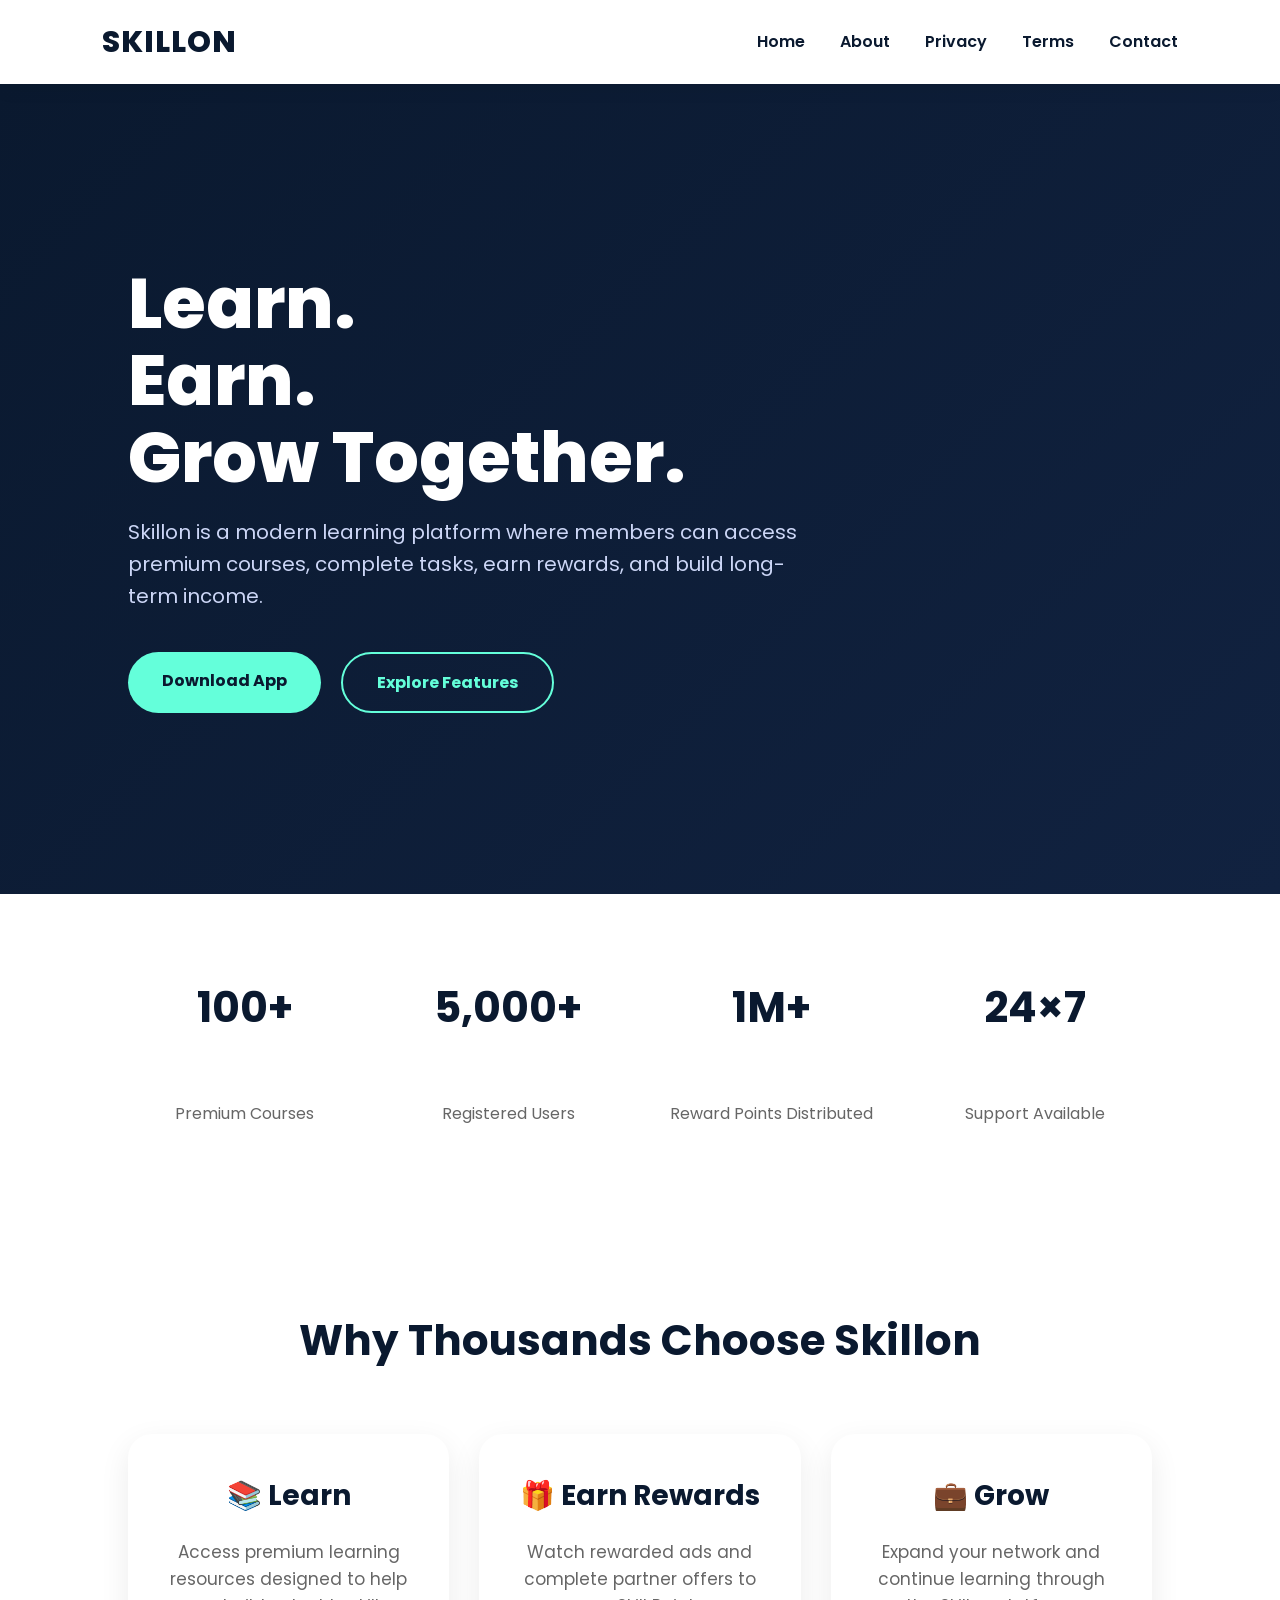
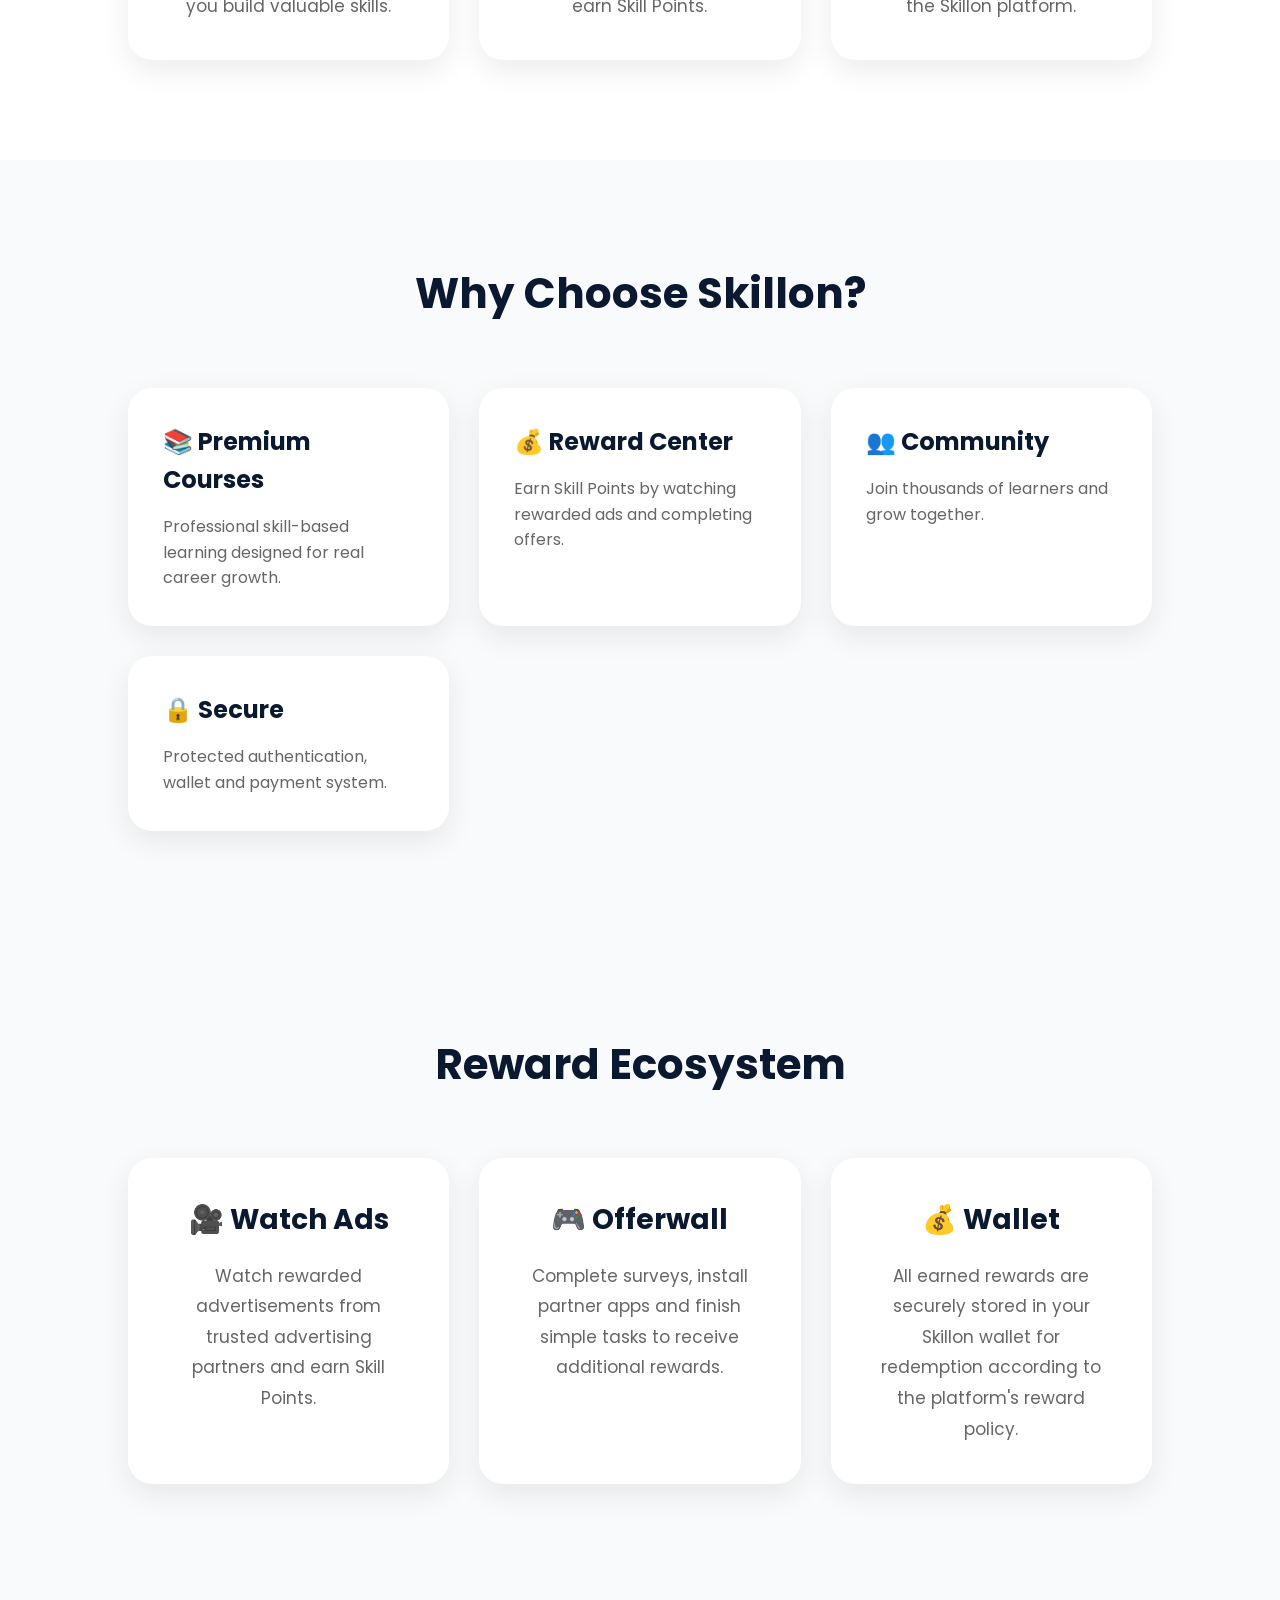
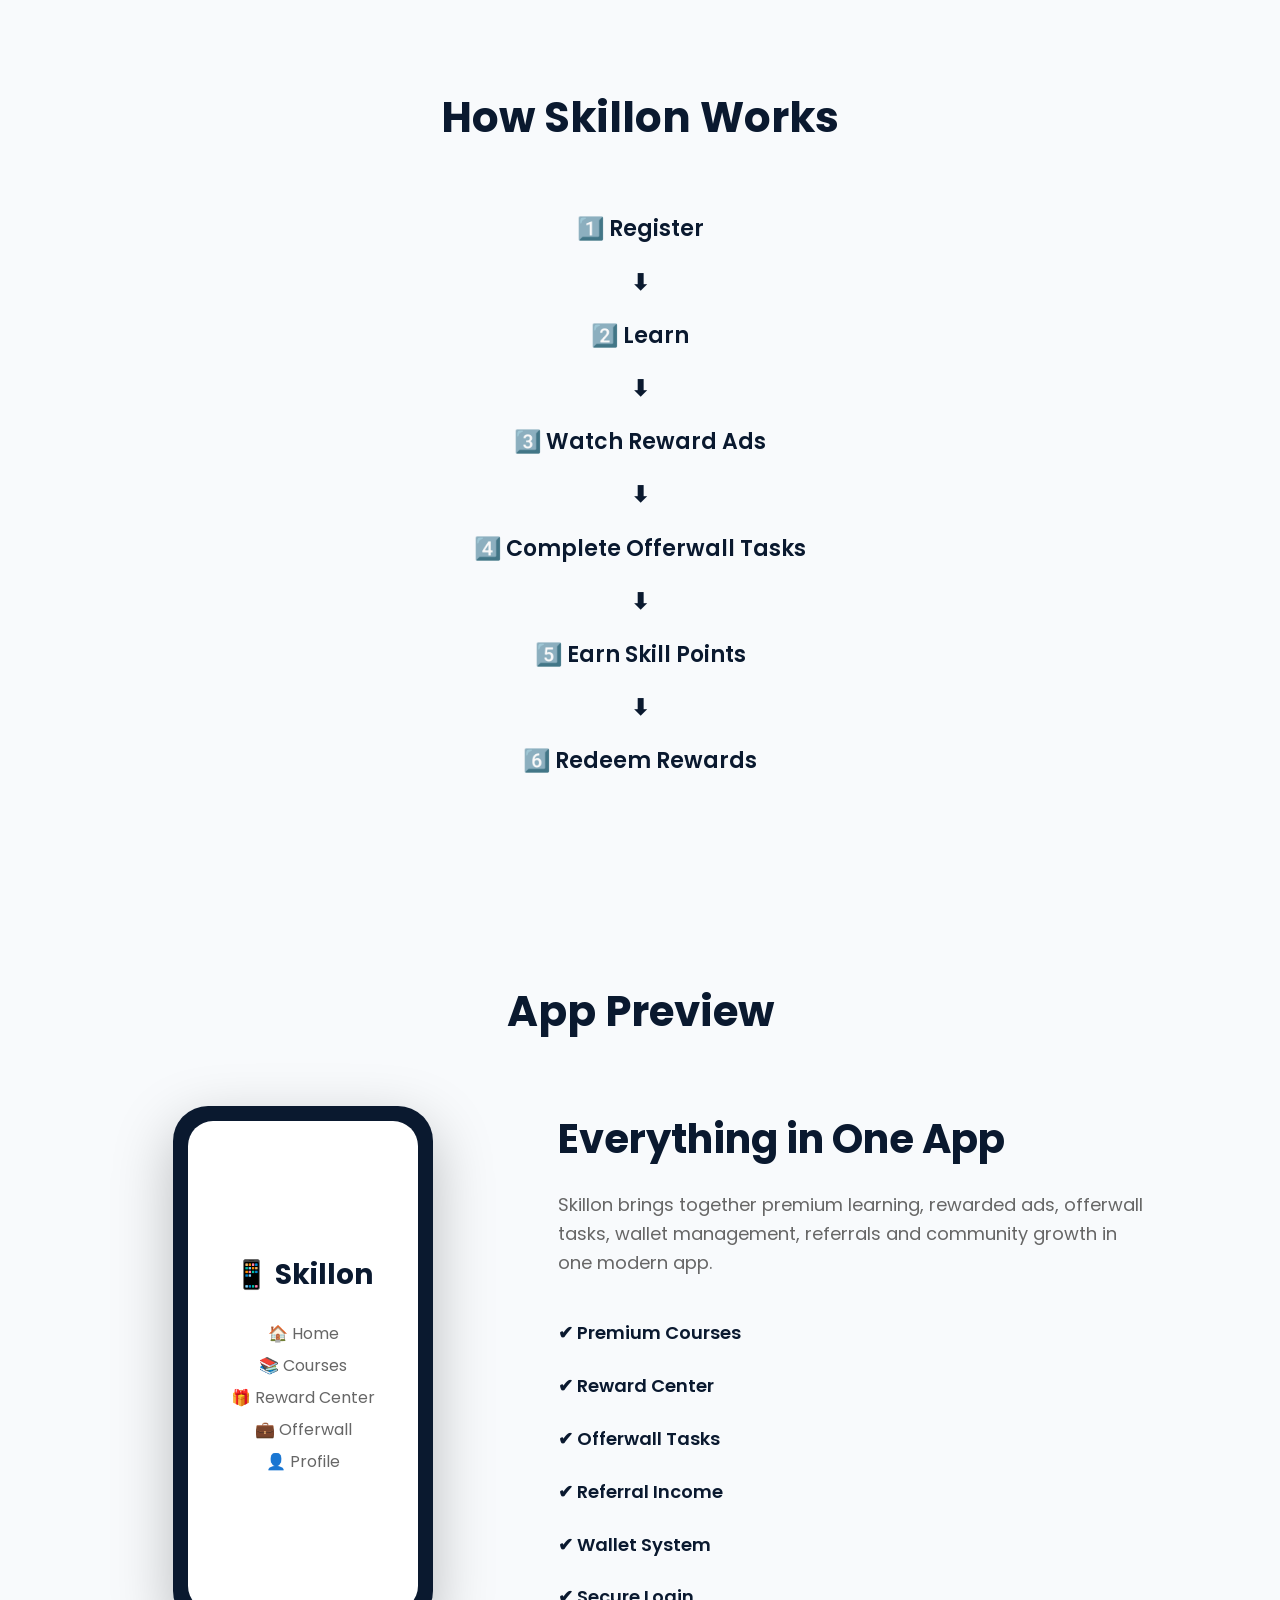
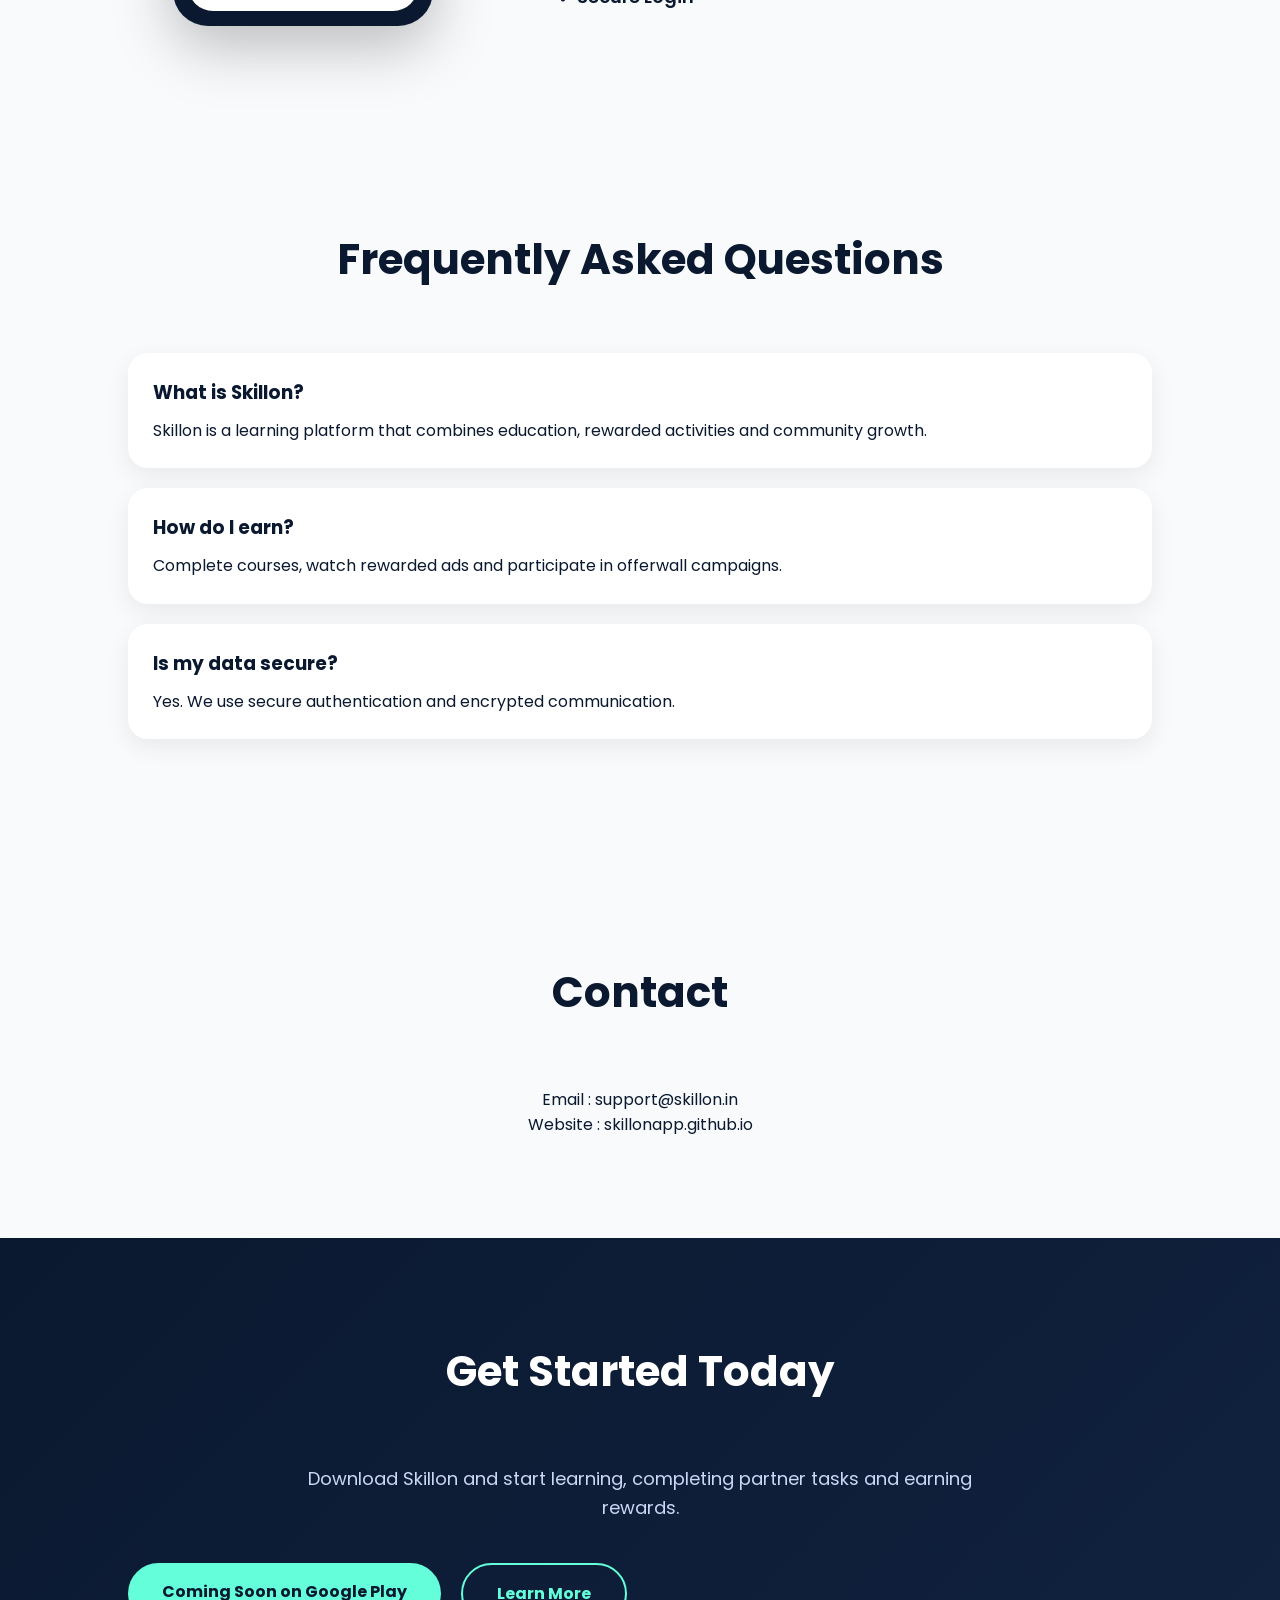
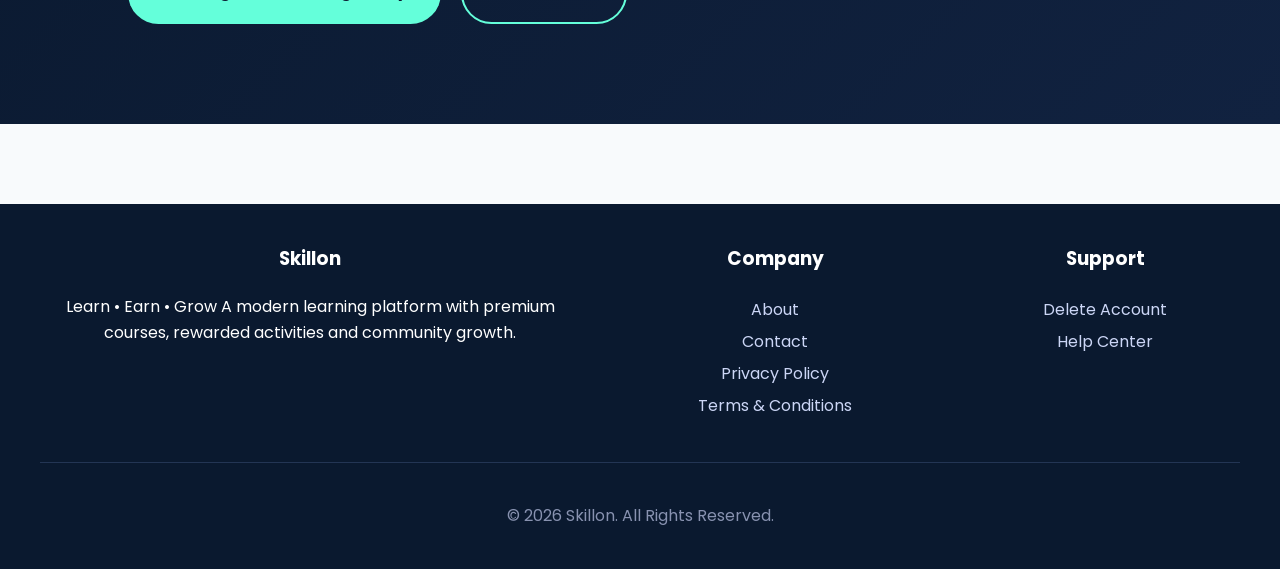
<file: index.html>
<!DOCTYPE html>
<html lang="en">
<head>
<meta charset="UTF-8">
<meta name="viewport" content="width=device-width, initial-scale=1.0">

<title>Skillon - Learn • Earn • Grow</title>

<link rel="stylesheet" href="css/style.css">

<link href="https://fonts.googleapis.com/css2?family=Poppins:wght@300;400;500;600;700;800&display=swap" rel="stylesheet">
</head>

<body>

<nav>

<div class="logo">
SKILLON
</div>

<ul>
<li><a href="index.html">Home</a></li>
<li><a href="about.html">About</a></li>
<li><a href="privacy.html">Privacy</a></li>
<li><a href="terms.html">Terms</a></li>
<li><a href="contact.html">Contact</a></li>
</ul>

</nav>


<section class="hero">

<h1>
Learn.<br>
Earn.<br>
Grow Together.
</h1>

<p>

Skillon is a modern learning platform where members
can access premium courses, complete tasks,
earn rewards, and build long-term income.

</p>

<div class="buttons">

<a href="#" class="btn">Download App</a>

<a href="#features" class="btn-outline">Explore Features</a>

</div>

</section>


<section class="stats">

<div>
<h2>100+</h2>
<p>Premium Courses</p>
</div>

<div>
<h2>5,000+</h2>
<p>Registered Users</p>
</div>

<div>
<h2>1M+</h2>
<p>Reward Points Distributed</p>
</div>

<div>
<h2>24×7</h2>
<p>Support Available</p>
</div>

</section>

<section class="why">

<h2>Why Thousands Choose Skillon</h2>

<div class="cards">

<div class="card">

<h3>📚 Learn</h3>

<p>
Access premium learning resources designed to help you build valuable skills.
</p>

</div>

<div class="card">

<h3>🎁 Earn Rewards</h3>

<p>
Watch rewarded ads and complete partner offers to earn Skill Points.
</p>

</div>

<div class="card">

<h3>💼 Grow</h3>

<p>
Expand your network and continue learning through the Skillon platform.
</p>

</div>

</div>

</section>

<section id="features">

<h2>Why Choose Skillon?</h2>

<div class="cards">

<div class="card">

<h3>📚 Premium Courses</h3>

<p>

Professional skill-based learning designed for real career growth.

</p>

</div>

<div class="card">

<h3>💰 Reward Center</h3>

<p>

Earn Skill Points by watching rewarded ads and completing offers.

</p>

</div>

<div class="card">

<h3>👥 Community</h3>

<p>

Join thousands of learners and grow together.

</p>

</div>

<div class="card">

<h3>🔒 Secure</h3>

<p>

Protected authentication, wallet and payment system.

</p>

</div>

</div>

</section>

<section id="rewards">

<h2>Reward Ecosystem</h2>

<div class="cards">

<div class="card">
<h3>🎥 Watch Ads</h3>
<p>
Watch rewarded advertisements from trusted advertising partners and earn Skill Points.
</p>
</div>

<div class="card">
<h3>🎮 Offerwall</h3>
<p>
Complete surveys, install partner apps and finish simple tasks to receive additional rewards.
</p>
</div>

<div class="card">
<h3>💰 Wallet</h3>
<p>
All earned rewards are securely stored in your Skillon wallet for redemption according to the platform's reward policy.
</p>
</div>

</div>

</section>

<section id="how">

<h2>How Skillon Works</h2>
    
<div class="timeline">

<div>1️⃣ Register</div>

<div>⬇</div>

<div>2️⃣ Learn</div>

<div>⬇</div>

<div>3️⃣ Watch Reward Ads</div>

<div>⬇</div>

<div>4️⃣ Complete Offerwall Tasks</div>

<div>⬇</div>

<div>5️⃣ Earn Skill Points</div>

<div>⬇</div>

<div>6️⃣ Redeem Rewards</div>

</div>

</section>

  <section id="preview">

<h2>App Preview</h2>

<div class="preview-grid">

<div class="phone">

<div class="screen">

<h3>📱 Skillon</h3>

<p>

🏠 Home<br>
📚 Courses<br>
🎁 Reward Center<br>
💼 Offerwall<br>
👤 Profile

</p>

</div>

</div>

<div class="preview-text">

<h3>Everything in One App</h3>

<p>

Skillon brings together premium learning,
rewarded ads, offerwall tasks, wallet management,
referrals and community growth in one modern app.

</p>

<ul>

<li>✔ Premium Courses</li>

<li>✔ Reward Center</li>

<li>✔ Offerwall Tasks</li>

<li>✔ Referral Income</li>

<li>✔ Wallet System</li>

<li>✔ Secure Login</li>

</ul>

</div>

</div>

</section>

<section id="faq">

<h2>Frequently Asked Questions</h2>

<div class="faq">

<h3>What is Skillon?</h3>

<p>

Skillon is a learning platform that combines education,
rewarded activities and community growth.

</p>

</div>

<div class="faq">

<h3>How do I earn?</h3>

<p>

Complete courses, watch rewarded ads and participate in offerwall campaigns.

</p>

</div>

<div class="faq">

<h3>Is my data secure?</h3>

<p>

Yes. We use secure authentication and encrypted communication.

</p>

</div>

</section>


<section id="contact">

<h2>Contact</h2>

<p>Email : support@skillon.in</p>

<p>Website : skillonapp.github.io</p>

</section>

<section id="download">

<h2>Get Started Today</h2>

<p>
Download Skillon and start learning, completing partner tasks and earning rewards.
</p>

<div class="buttons">

<a href="#" class="btn">
Coming Soon on Google Play
</a>

<a href="https://sites.google.com/view/skillon/home"
class="btn-outline">
Learn More
</a>

</div>

</section>

<footer>

<div class="footer-grid">

<div>

<h3>Skillon</h3>

<p>

Learn • Earn • Grow

A modern learning platform with premium courses, rewarded activities and community growth.

</p>

</div>

<div>

<h3>Company</h3>

<a href="about.html">About</a><br>
<a href="contact.html">Contact</a><br>
<a href="privacy.html">Privacy Policy</a><br>
<a href="terms.html">Terms & Conditions</a>

</div>

<div>

<h3>Support</h3>

<a href="delete-account.html">Delete Account</a><br>
<a href="contact.html">Help Center</a>

</div>

</div>

<hr>

<p class="copyright">

© 2026 Skillon. All Rights Reserved.

</p>

</footer>

<script src="js/script.js"></script>

</body>

</html>
</file>
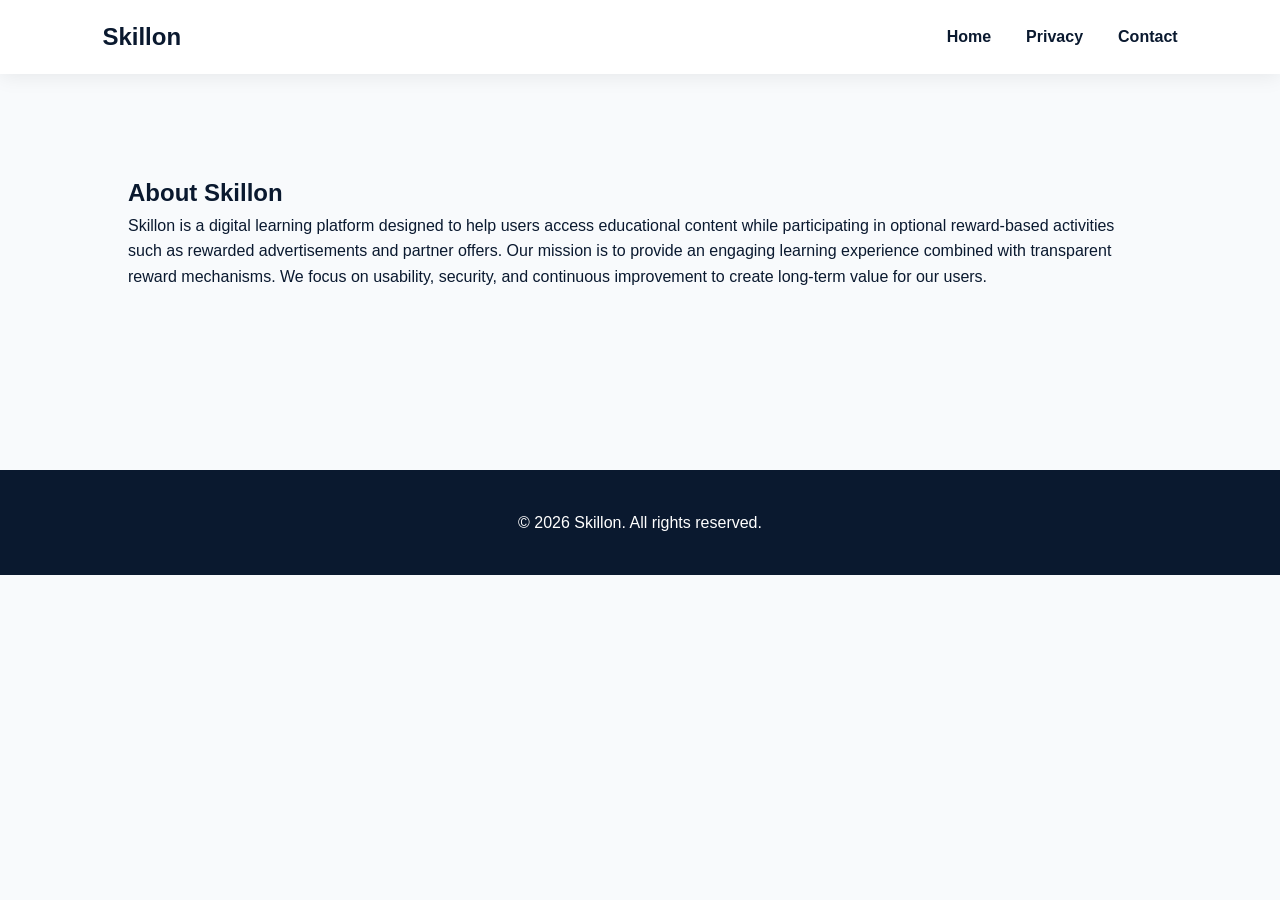
<file: about.html>
<!DOCTYPE html>
<html lang="en">

<head>

<meta charset="UTF-8">
<meta name="viewport" content="width=device-width,initial-scale=1">

<title>About Skillon</title>

<link rel="stylesheet" href="css/style.css">

</head>

<body>

<nav>

<h2>Skillon</h2>

<ul>

<li><a href="index.html">Home</a></li>

<li><a href="privacy.html">Privacy</a></li>

<li><a href="contact.html">Contact</a></li>

</ul>

</nav>

<section>

<h1>About Skillon</h1>

<p>

Skillon is a digital learning platform designed to help users access educational content while participating in optional reward-based activities such as rewarded advertisements and partner offers.

Our mission is to provide an engaging learning experience combined with transparent reward mechanisms. We focus on usability, security, and continuous improvement to create long-term value for our users.

</p>

</section>

<footer>

<p>© 2026 Skillon. All rights reserved.</p>

</footer>

</body>

</html>
</file>
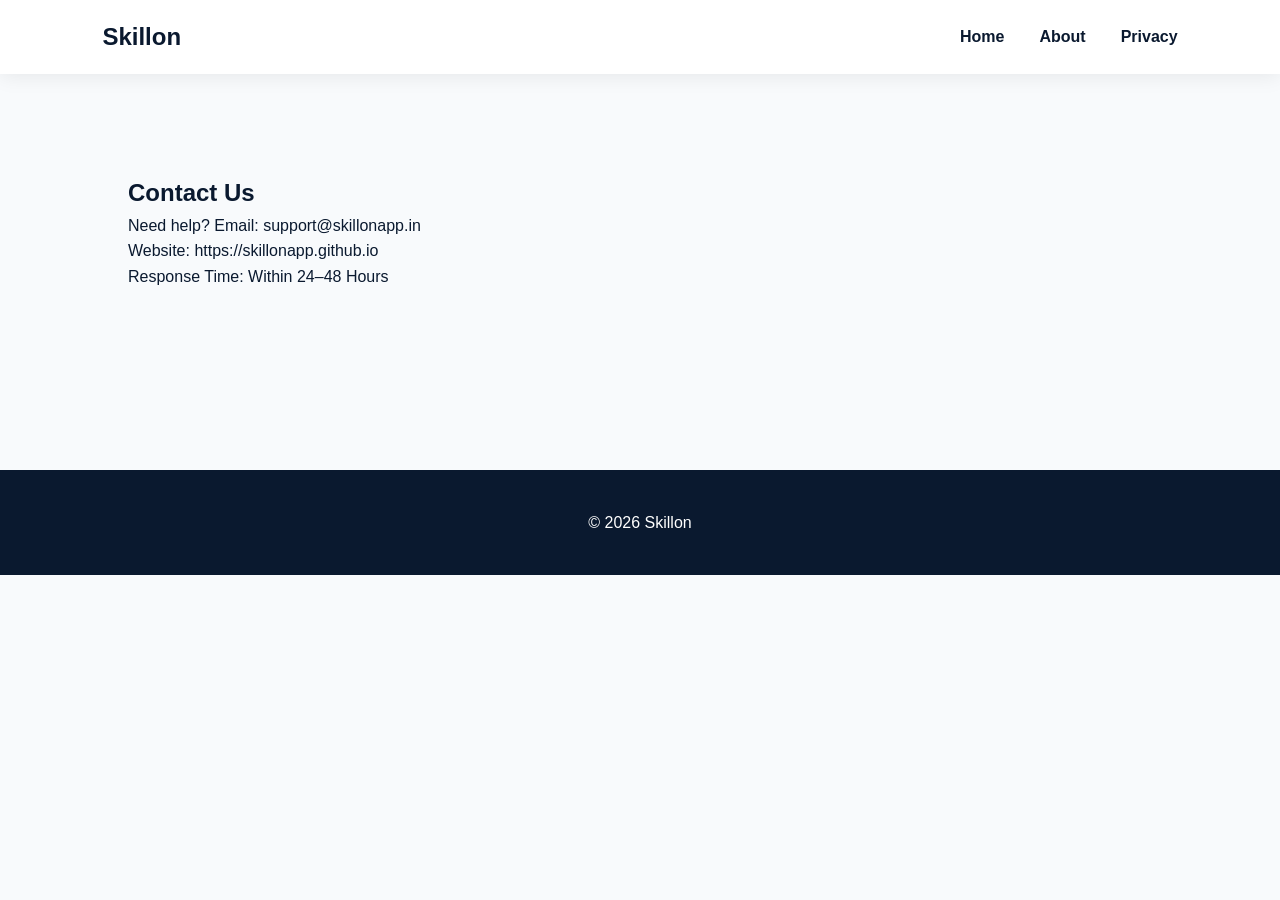
<file: contact.html>
<!DOCTYPE html>
<html lang="en">

<head>

<meta charset="UTF-8">
<meta name="viewport" content="width=device-width,initial-scale=1">

<title>Contact | Skillon</title>

<link rel="stylesheet" href="css/style.css">

</head>

<body>

<nav>

<h2>Skillon</h2>

<ul>

<li><a href="index.html">Home</a></li>

<li><a href="about.html">About</a></li>

<li><a href="privacy.html">Privacy</a></li>

</ul>

</nav>

<section>

<h1>Contact Us</h1>

<p>

Need help?

Email:
support@skillonapp.in

</p>

<p>

Website:
https://skillonapp.github.io

</p>

<p>

Response Time:
Within 24–48 Hours

</p>

</section>

<footer>

<p>© 2026 Skillon</p>

</footer>

</body>

</html>
</file>
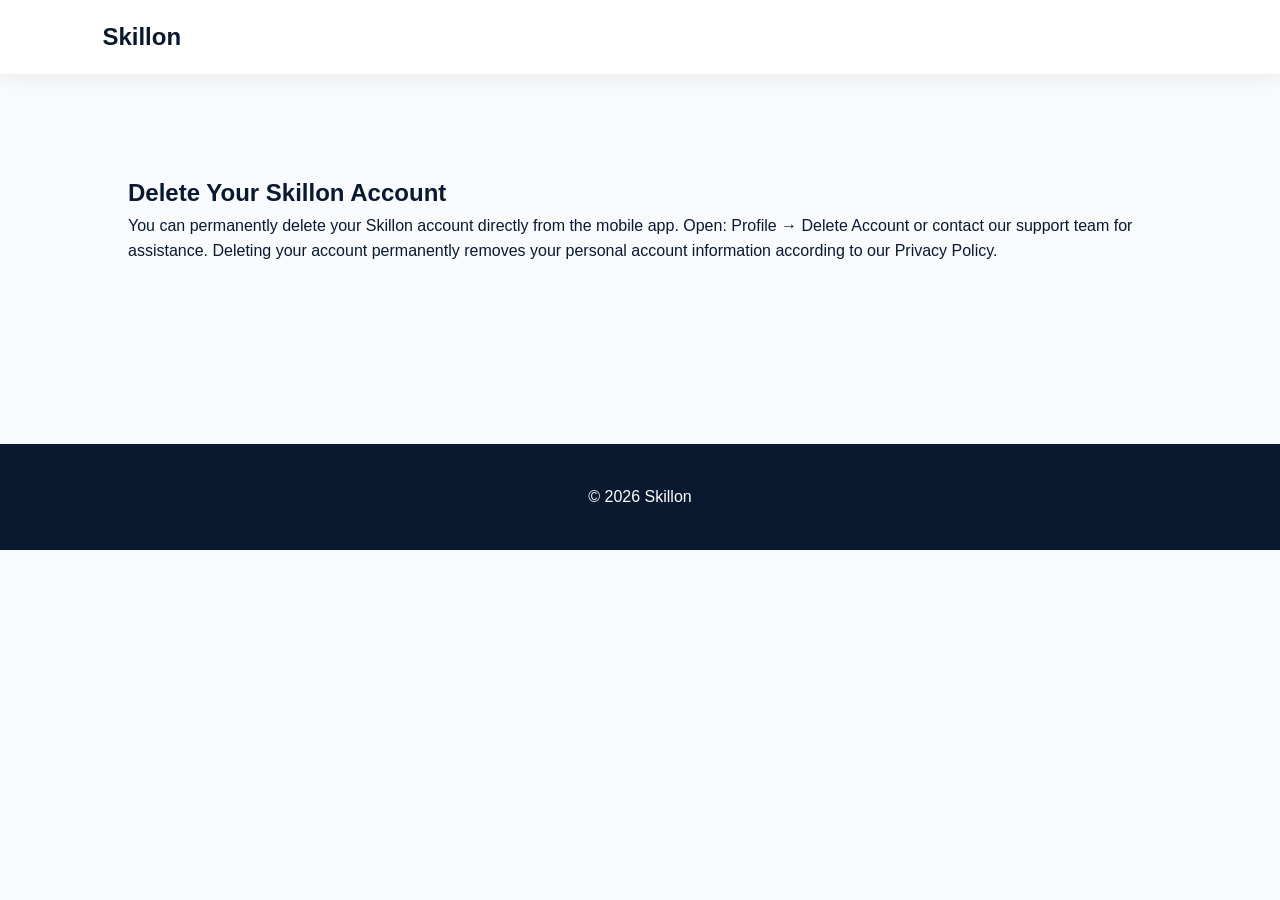
<file: delete-account.html>
<!DOCTYPE html>
<html lang="en">

<head>

<meta charset="UTF-8">
<meta name="viewport" content="width=device-width,initial-scale=1">

<title>Delete Account | Skillon</title>

<link rel="stylesheet" href="css/style.css">

</head>

<body>

<nav>

<h2>Skillon</h2>

</nav>

<section>

<h1>Delete Your Skillon Account</h1>

<p>

You can permanently delete your Skillon account directly from the mobile app.

Open:

Profile → Delete Account

or contact our support team for assistance.

Deleting your account permanently removes your personal account information according to our Privacy Policy.

</p>

</section>

<footer>

<p>© 2026 Skillon</p>

</footer>

</body>

</html>
</file>
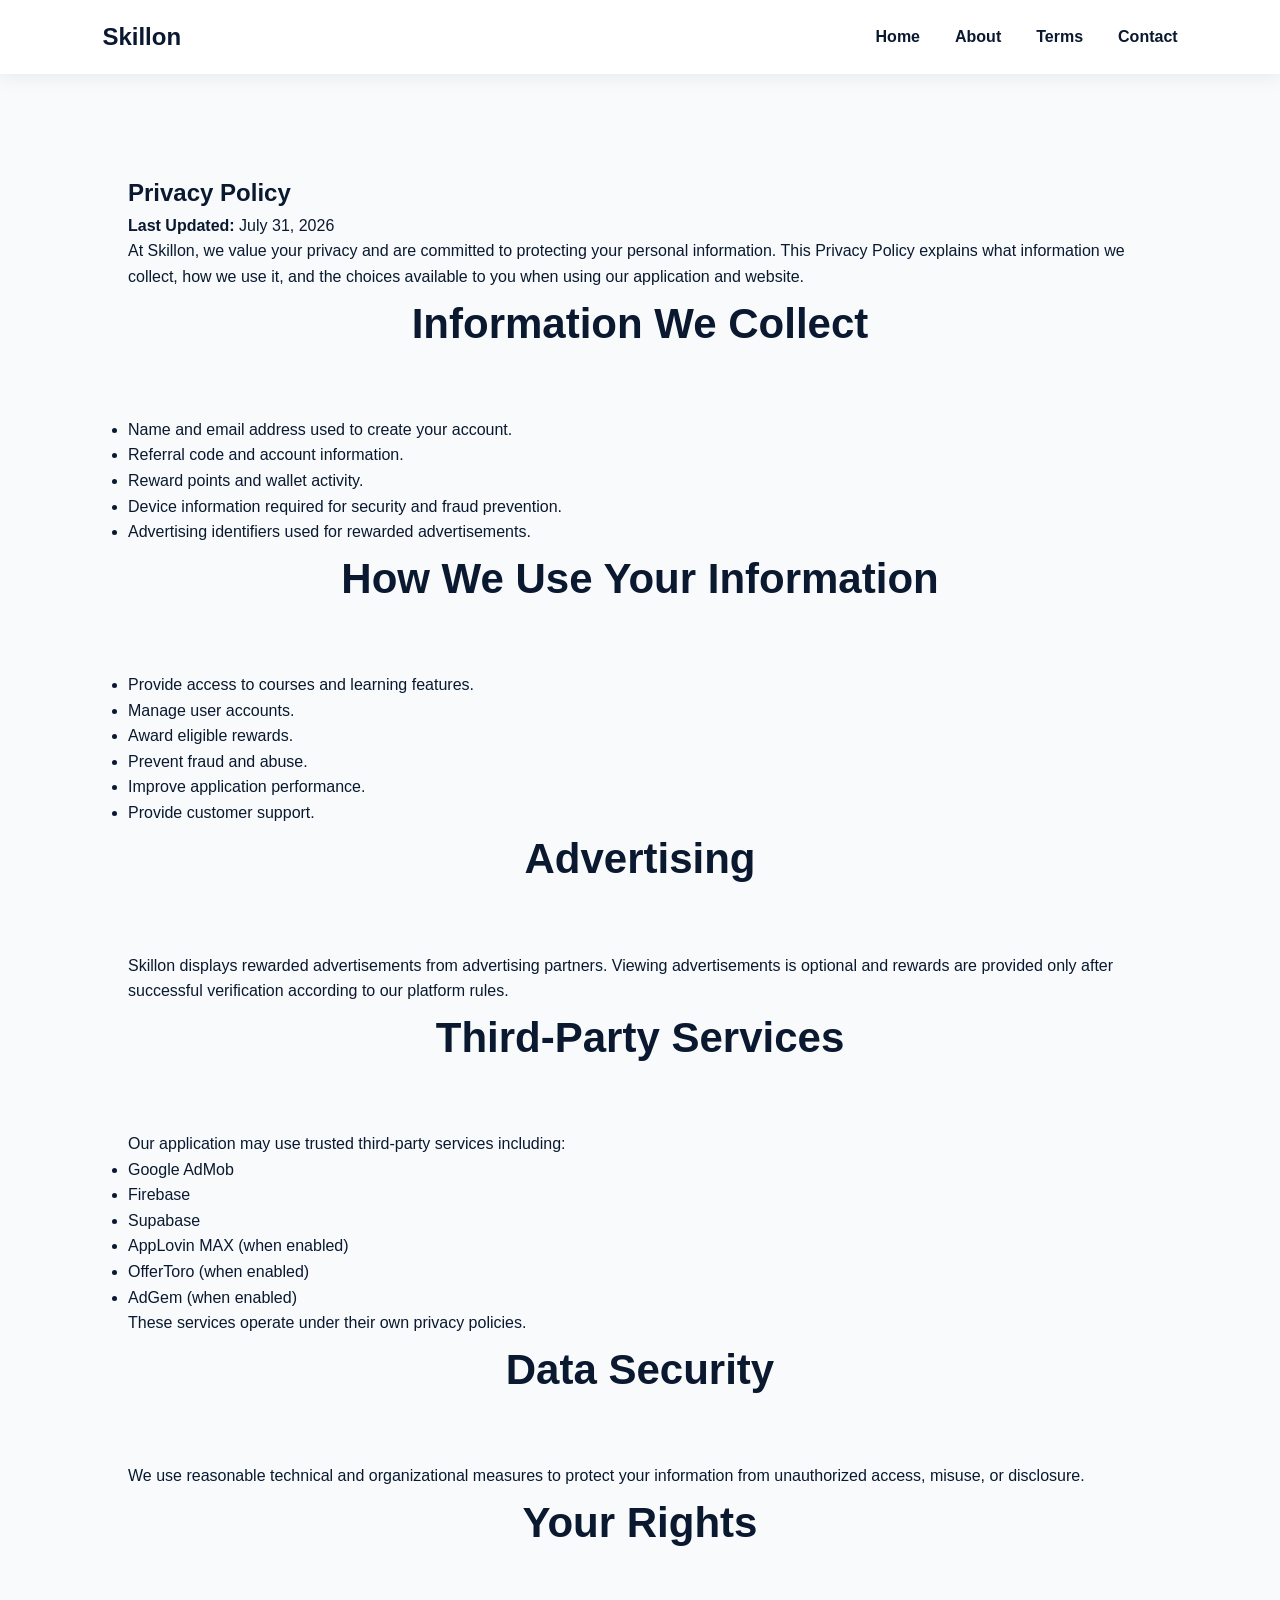
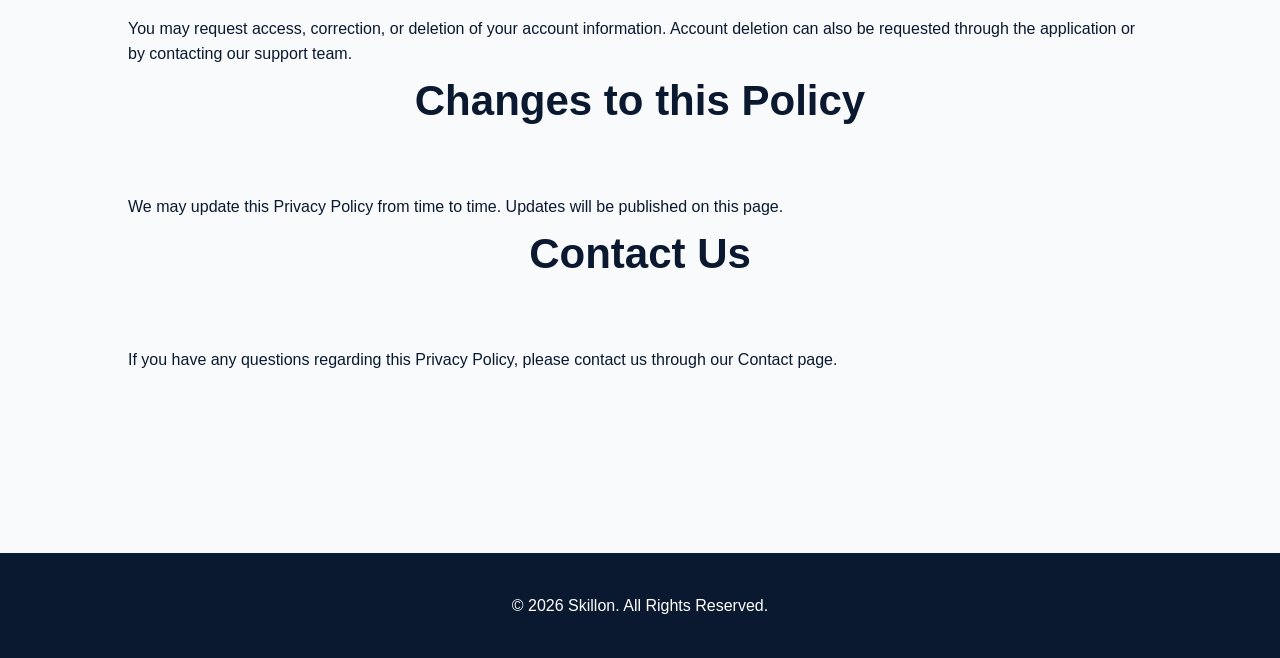
<file: privacy.html>
<!DOCTYPE html>
<html lang="en">

<head>

<meta charset="UTF-8">
<meta name="viewport" content="width=device-width, initial-scale=1">

<title>Privacy Policy | Skillon</title>

<link rel="stylesheet" href="css/style.css">

</head>

<body>

<nav>

<h2>Skillon</h2>

<ul>

<li><a href="index.html">Home</a></li>

<li><a href="about.html">About</a></li>

<li><a href="terms.html">Terms</a></li>

<li><a href="contact.html">Contact</a></li>

</ul>

</nav>

<section>

<h1>Privacy Policy</h1>

<p><strong>Last Updated:</strong> July 31, 2026</p>

<p>
At Skillon, we value your privacy and are committed to protecting your personal information. This Privacy Policy explains what information we collect, how we use it, and the choices available to you when using our application and website.
</p>

<h2>Information We Collect</h2>

<ul>

<li>Name and email address used to create your account.</li>

<li>Referral code and account information.</li>

<li>Reward points and wallet activity.</li>

<li>Device information required for security and fraud prevention.</li>

<li>Advertising identifiers used for rewarded advertisements.</li>

</ul>

<h2>How We Use Your Information</h2>

<ul>

<li>Provide access to courses and learning features.</li>

<li>Manage user accounts.</li>

<li>Award eligible rewards.</li>

<li>Prevent fraud and abuse.</li>

<li>Improve application performance.</li>

<li>Provide customer support.</li>

</ul>

<h2>Advertising</h2>

<p>

Skillon displays rewarded advertisements from advertising partners. Viewing advertisements is optional and rewards are provided only after successful verification according to our platform rules.

</p>

<h2>Third-Party Services</h2>

<p>

Our application may use trusted third-party services including:

</p>

<ul>

<li>Google AdMob</li>

<li>Firebase</li>

<li>Supabase</li>

<li>AppLovin MAX (when enabled)</li>

<li>OfferToro (when enabled)</li>

<li>AdGem (when enabled)</li>

</ul>

<p>

These services operate under their own privacy policies.

</p>

<h2>Data Security</h2>

<p>

We use reasonable technical and organizational measures to protect your information from unauthorized access, misuse, or disclosure.

</p>

<h2>Your Rights</h2>

<p>

You may request access, correction, or deletion of your account information. Account deletion can also be requested through the application or by contacting our support team.

</p>

<h2>Changes to this Policy</h2>

<p>

We may update this Privacy Policy from time to time. Updates will be published on this page.

</p>

<h2>Contact Us</h2>

<p>

If you have any questions regarding this Privacy Policy, please contact us through our Contact page.

</p>

</section>

<footer>

<p>© 2026 Skillon. All Rights Reserved.</p>

</footer>

</body>

</html>
</file>
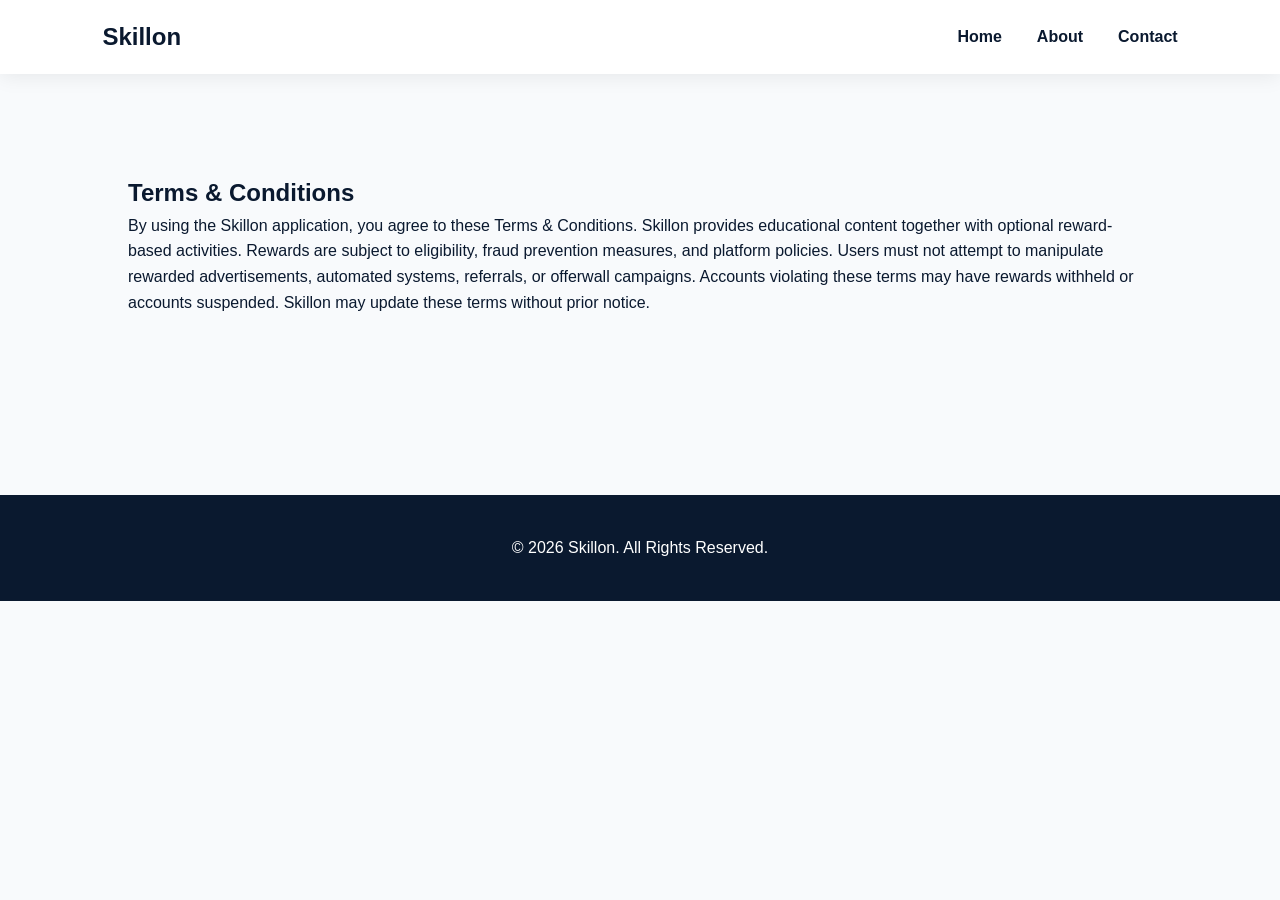
<file: terms.html>
<!DOCTYPE html>
<html lang="en">

<head>

<meta charset="UTF-8">
<meta name="viewport" content="width=device-width,initial-scale=1">

<title>Terms & Conditions | Skillon</title>

<link rel="stylesheet" href="css/style.css">

</head>

<body>

<nav>

<h2>Skillon</h2>

<ul>

<li><a href="index.html">Home</a></li>

<li><a href="about.html">About</a></li>

<li><a href="contact.html">Contact</a></li>

</ul>

</nav>

<section>

<h1>Terms & Conditions</h1>

<p>

By using the Skillon application, you agree to these Terms & Conditions.

Skillon provides educational content together with optional reward-based activities. Rewards are subject to eligibility, fraud prevention measures, and platform policies.

Users must not attempt to manipulate rewarded advertisements, automated systems, referrals, or offerwall campaigns. Accounts violating these terms may have rewards withheld or accounts suspended.

Skillon may update these terms without prior notice.

</p>

</section>

<footer>

<p>© 2026 Skillon. All Rights Reserved.</p>

</footer>

</body>

</html>
</file>
<file: css/style.css>
*{
margin:0;
padding:0;
box-sizing:border-box;
font-family:'Poppins',sans-serif;
}

html{
scroll-behavior:smooth;
}

body{
background:#F8FAFC;
color:#0A192F;
line-height:1.6;
}

nav{
position:sticky;
top:0;
z-index:999;
background:white;
display:flex;
justify-content:space-between;
align-items:center;
padding:18px 8%;
box-shadow:0 2px 20px rgba(0,0,0,.08);
}

.logo{
font-size:30px;
font-weight:800;
color:#0A192F;
letter-spacing:1px;
}

nav ul{
display:flex;
list-style:none;
gap:35px;
}

nav a{
text-decoration:none;
color:#0A192F;
font-weight:600;
transition:.3s;
}

nav a:hover{
color:#64FFDA;
}

.hero{
min-height:90vh;
display:flex;
flex-direction:column;
justify-content:center;
padding:0 10%;
background:linear-gradient(135deg,#0A192F,#112240);
color:white;
}

.hero h1{
font-size:70px;
font-weight:800;
line-height:1.1;
margin-bottom:20px;
}

.hero p{
font-size:20px;
max-width:700px;
color:#CCD6F6;
margin-bottom:40px;
}

.buttons{
display:flex;
gap:20px;
flex-wrap:wrap;
}

.btn{
background:#64FFDA;
color:#0A192F;
padding:16px 34px;
border-radius:50px;
text-decoration:none;
font-weight:700;
transition:.3s;
}

.btn:hover{
transform:translateY(-4px);
box-shadow:0 10px 30px rgba(100,255,218,.4);
}

.btn-outline{
border:2px solid #64FFDA;
padding:16px 34px;
border-radius:50px;
color:#64FFDA;
text-decoration:none;
font-weight:700;
transition:.3s;
}

.btn-outline:hover{
background:#64FFDA;
color:#0A192F;
}

.stats{
padding:80px 10%;
display:grid;
grid-template-columns:repeat(auto-fit,minmax(180px,1fr));
gap:30px;
text-align:center;
background:white;
}

.stats h2{
font-size:42px;
color:#0A192F;
}

.stats p{
color:#666;
}

section{
padding:100px 10%;
}

section h2{
text-align:center;
font-size:42px;
margin-bottom:60px;
color:#0A192F;
}

.cards{
display:grid;
grid-template-columns:repeat(auto-fit,minmax(260px,1fr));
gap:30px;
}

.card{
background:white;
padding:35px;
border-radius:24px;
box-shadow:0 10px 30px rgba(0,0,0,.08);
transition:.35s;
}

.card:hover{
transform:translateY(-10px);
}

.card h3{
margin-bottom:15px;
font-size:24px;
}

.card p{
color:#666;
}

.timeline{
display:flex;
flex-direction:column;
gap:18px;
align-items:center;
font-size:22px;
font-weight:600;
}

.faq{
background:white;
padding:25px;
margin-bottom:20px;
border-radius:20px;
box-shadow:0 8px 25px rgba(0,0,0,.07);
}

.faq h3{
margin-bottom:10px;
}

#contact{
text-align:center;
}

footer{
background:#0A192F;
color:white;
padding:40px;
text-align:center;
margin-top:80px;
}

@media(max-width:768px){

.hero h1{
font-size:46px;
}

.hero p{
font-size:17px;
}

nav{
flex-direction:column;
gap:15px;
}

nav ul{
gap:18px;
flex-wrap:wrap;
justify-content:center;
}

section{
padding:70px 8%;
}

}


/* ===========================
   APP PREVIEW SECTION
=========================== */

.preview-grid{
display:grid;
grid-template-columns:350px 1fr;
gap:80px;
align-items:center;
}

.phone{
width:260px;
height:520px;
background:#0A192F;
margin:auto;
border-radius:35px;
padding:15px;
box-shadow:0 20px 60px rgba(0,0,0,.25);
}

.screen{
background:white;
height:100%;
border-radius:25px;
padding:30px;
display:flex;
flex-direction:column;
justify-content:center;
align-items:center;
text-align:center;
}

.screen h3{
font-size:28px;
margin-bottom:20px;
color:#0A192F;
}

.screen p{
line-height:2;
color:#666;
}

.preview-text h3{
font-size:40px;
margin-bottom:20px;
color:#0A192F;
}

.preview-text p{
font-size:18px;
margin-bottom:30px;
color:#666;
}

.preview-text ul{
list-style:none;
padding:0;
}

.preview-text li{
padding:12px 0;
font-size:18px;
font-weight:600;
}

@media(max-width:900px){

.preview-grid{
grid-template-columns:1fr;
text-align:center;
}

.preview-text{
margin-top:40px;
}

}

.why{
background:#ffffff;
}

.why h2{
margin-bottom:60px;
}

.why .card{
text-align:center;
padding:40px;
}

.why .card h3{
font-size:28px;
margin-bottom:20px;
}

.why .card p{
font-size:17px;
color:#666;
}

/* Reward Section */

#rewards{
background:#F8FAFC;
}

#rewards .card{
text-align:center;
padding:40px;
transition:.3s;
}

#rewards .card:hover{
transform:translateY(-8px);
}

#rewards h3{
font-size:28px;
margin-bottom:18px;
}

#rewards p{
color:#666;
font-size:17px;
line-height:1.8;
}

#download{
text-align:center;
background:linear-gradient(135deg,#0A192F,#112240);
color:white;
}

#download h2{
color:white;
}

#download p{
max-width:700px;
margin:auto;
margin-bottom:40px;
color:#CCD6F6;
font-size:18px;
}

.footer-grid{

display:grid;

grid-template-columns:2fr 1fr 1fr;

gap:60px;

margin-bottom:40px;

}

.footer-grid h3{

margin-bottom:20px;

color:white;

}

.footer-grid a{

color:#CCD6F6;

text-decoration:none;

line-height:2;

}

.footer-grid a:hover{

color:#64FFDA;

}

footer hr{

margin:40px 0;

border:none;

height:1px;

background:#233554;

}

.copyright{

text-align:center;

color:#8892B0;

}

@media(max-width:900px){

.footer-grid{

grid-template-columns:1fr;

text-align:center;

}

}
</file>
